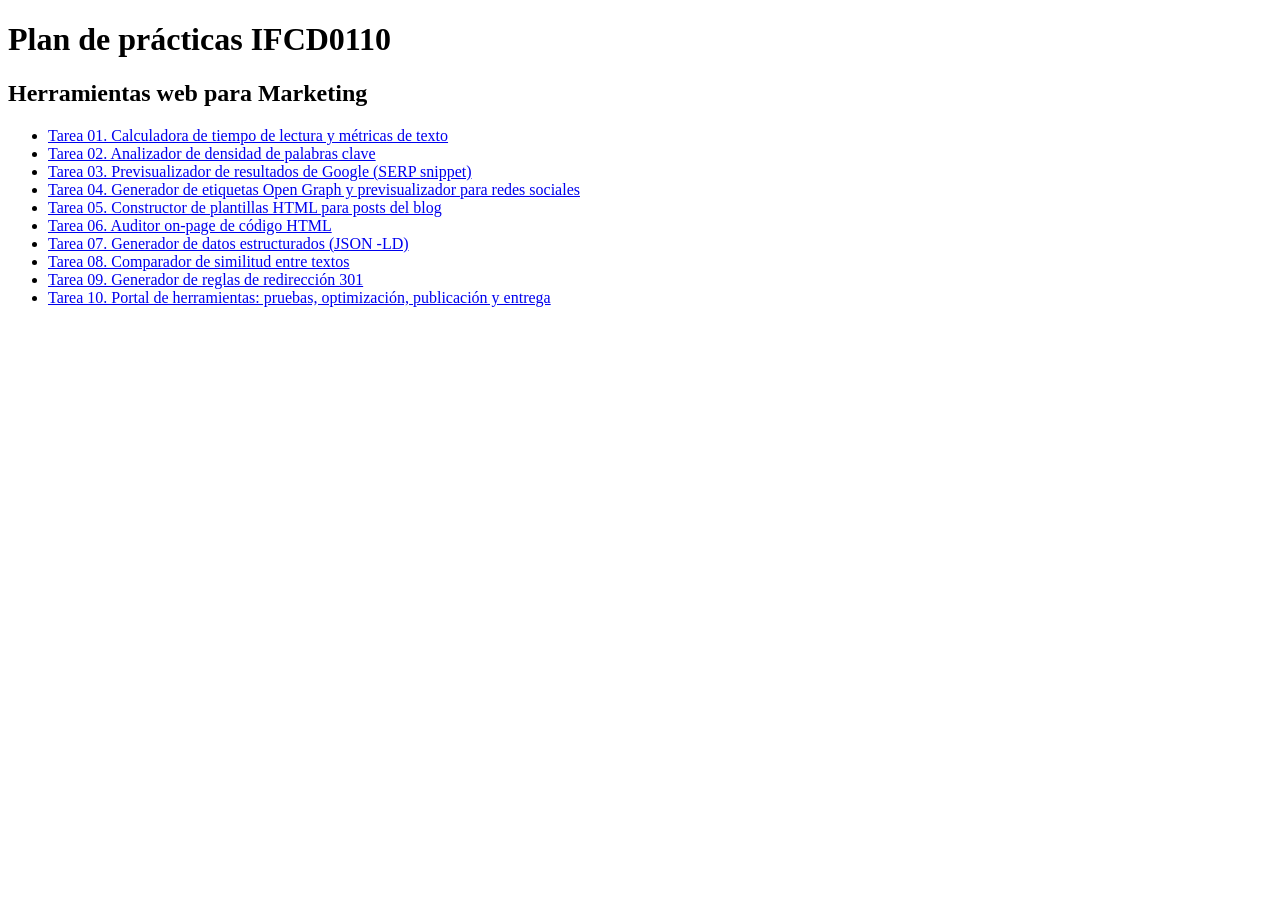
<file: index.html>
<!DOCTYPE html>
<html lang="es">
<head>
    <meta charset="UTF-8">
    <meta name="viewport" content="width=device-width, initial-scale=1.0">
    <title>Plan de prácticas</title>
</head>
<body>
    <h1>Plan de prácticas IFCD0110</h1>
    <h2>Herramientas web para Marketing</h2>
      <ul>
        <li><a href="herramientas/01. Tiempo-lectura">
            Tarea 01. Calculadora de tiempo de lectura y métricas de texto
        </a></li>
        <li><a href="herramientas/02. Analizador SEO/">
            Tarea 02. Analizador de densidad de palabras clave
        </a></li>
        <li><a href="herramientas/03. Previsualizador/">
            Tarea 03. Previsualizador de resultados de Google (SERP snippet)
        </a></li>
        <li><a href="herramientas/04. Generador etiquetas/">
            Tarea 04. Generador de etiquetas Open Graph y previsualizador para redes sociales
        </a></li>
        <li><a href="herramientas/05. Constructor de plantillas/">
            Tarea 05. Constructor de plantillas HTML para posts del blog
        </a></li>
        <li><a href="herramientas/06. Auditor on-page/">
            Tarea 06. Auditor on-page de código HTML
        </a></li>
        <li><a href="herramientas/07. Generador (JSON-LD)/">
            Tarea 07. Generador de datos estructurados (JSON -LD)
        </a></li>
        <li><a href="herramientas/08. Comparador textos/">
            Tarea 08. Comparador de similitud entre textos
        </a></li>
        <li><a href="herramientas/09. Generador de reglas/">
            Tarea 09. Generador de reglas de redirección 301
        </a></li>
        <li><a href="herramientas/10. Portal de herramientas/">
            Tarea 10. Portal de herramientas: pruebas, optimización, publicación y entrega
        </a></li>
      </ul>
    
</body>
</html>
</file>
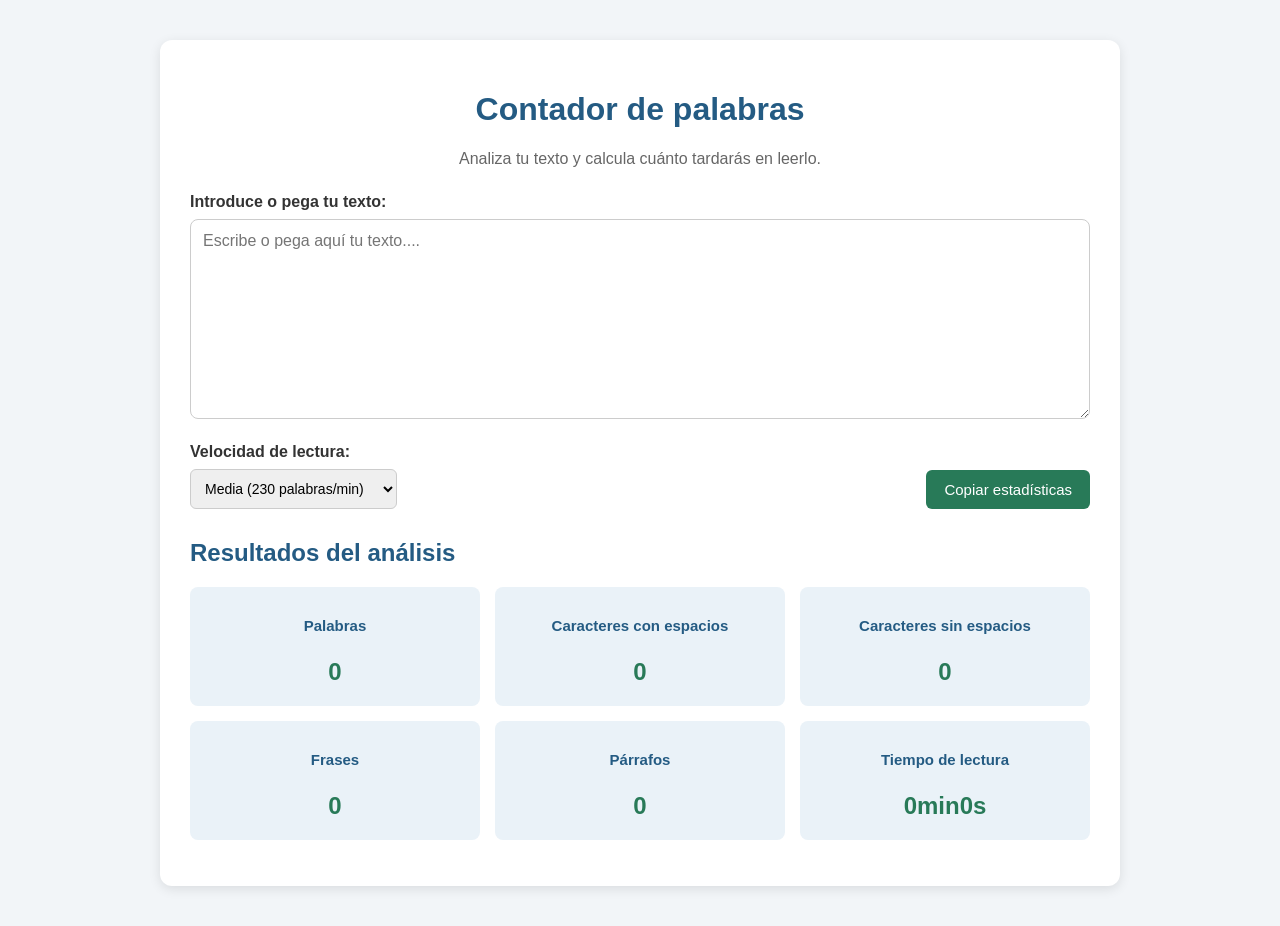
<file: herramientas/01. Tiempo-lectura/index.html>
<!DOCTYPE html>
<html lang="es">
<head>
    <meta charset="UTF-8">
    <meta name="viewport" content="width=device-width, initial-scale=1.0">
    <meta name="description" content="Herramienta gratuita para contar palabras, caracteres y calcular el tiempo">
    <title>Contador de palabras y tiempo de lectura</title>
    
    <!--Enlace al archivo CSS-->
    <link rel="stylesheet" href="../../css/base.css">
   
</head>
<body>
    <main>
        <h1>Contador de palabras</h1>
        <p class="intro">
            Analiza tu texto y calcula cuánto tardarás en leerlo.
        </p>

        <!--Lugar para escribir o pegar el texto-->
        <label for="texto">Introduce o pega tu texto:</label>
        <textarea id="texto" placeholder="Escribe o pega aquí tu texto...."></textarea>

        <!--Opciones de lectura-->
        <section class="controls" aria-label="Configuración">
            <div>
                <label for="velocidad">Velocidad de lectura:</label>
                <select id="velocidad">
                    <option value="180">Lenta (180 palabras/min)</option>
                    <option value="230" selected>Media (230 palabras/min)</option>
                    <option value="280">Rápida (280 palabras/min)</option>
                </select>
            </div>
            <button id="copiar" type="button">Copiar estadísticas</button>
        </section>

        <!--Resultados del texto-->
        <section aria-labelledby="resultados-titulo">
            <h2 id="resultados-titulo">Resultados del análisis</h2>
            <div class="results" aria-live="polite" aria-atomic="true">
                <article class="metric">
                    <h3>Palabras</h3>
                    <p id="palabras">0</p>
                </article>
                <article class="metric">
                    <h3>Caracteres con espacios</h3>
                    <p id="conEspacios">0</p>
                </article>
                <article class="metric">
                    <h3>Caracteres sin espacios</h3>
                    <p id="sinEspacios">0</p>
                </article>
                <article class="metric">
                    <h3>Frases</h3>
                    <p id="frases">0</p>
                </article>
                <article class="metric">
                    <h3>Párrafos</h3>
                    <p id="parrafos">0</p>
                </article>
                <article class="metric">
                    <h3>Tiempo de lectura</h3>
                    <p id="tiempo">0 min 0 s</p>
                </article>
            </div>
        </section>
        <!--Mensaje al copiar los resultados-->
        <p class="status" id="estado" role="status"></p>
    </main>

    <!--Enlace al archivo JavaScript-->
   <script src="script.js"></script>
</body>
</html>
</file>
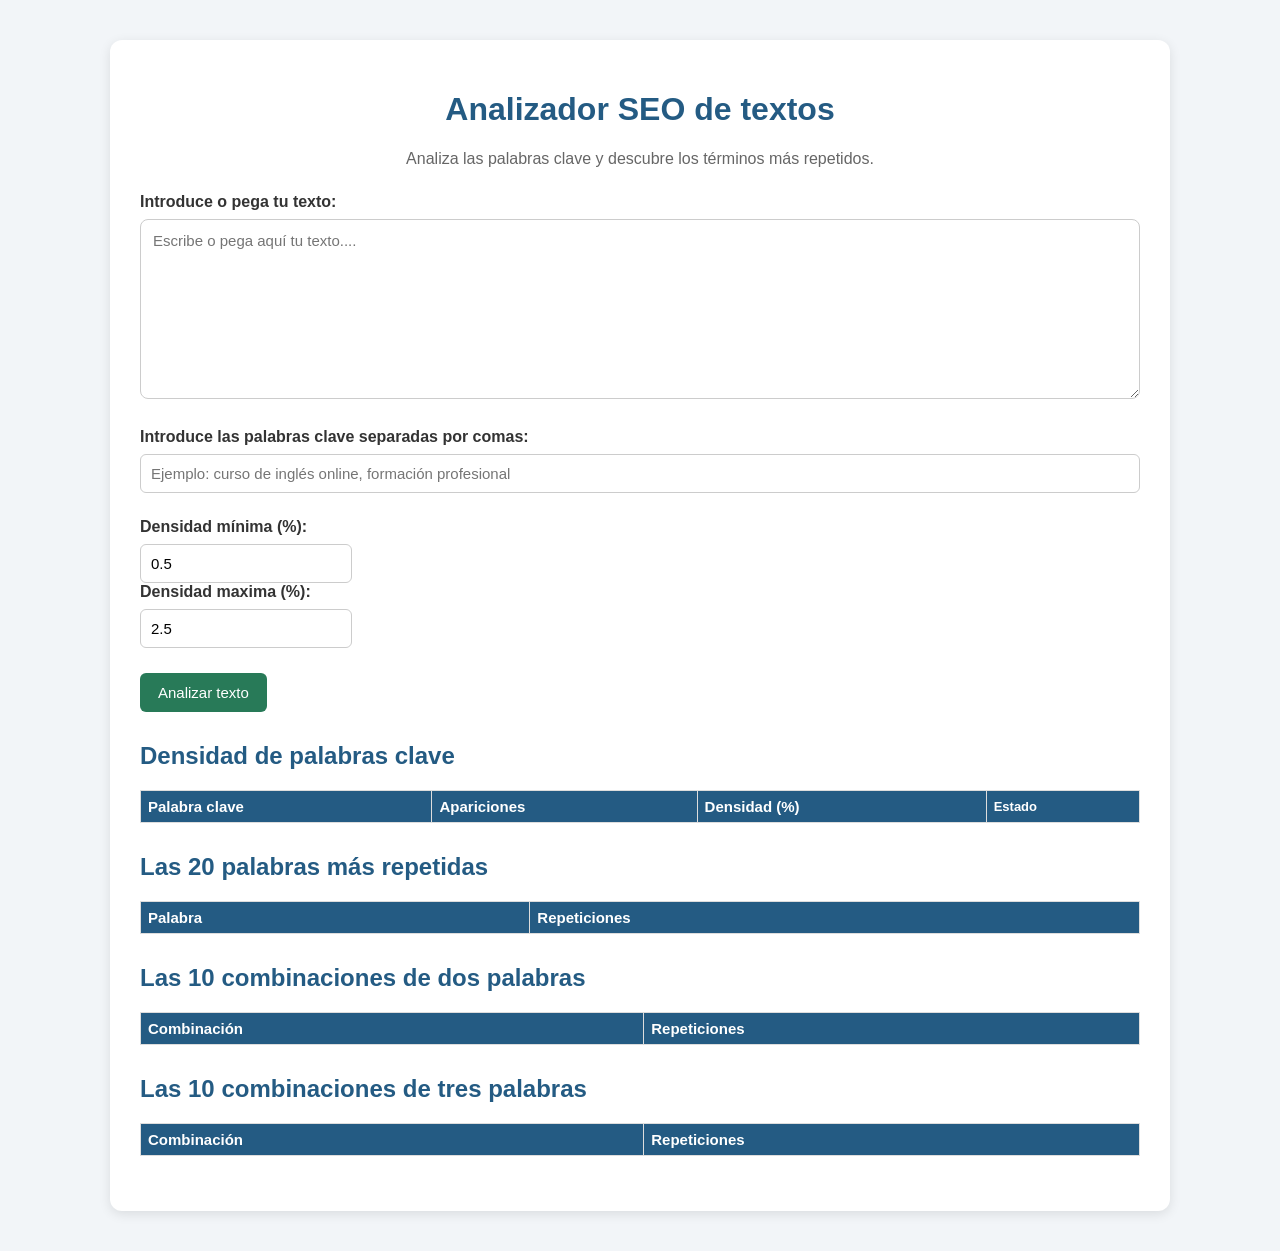
<file: herramientas/02. Analizador SEO/index.html>
<!DOCTYPE html>
<html lang="es">
<head>
    <meta charset="UTF-8">
    <meta name="viewport" content="width=device-width, initial-scale=1.0">
    <meta name="description" content="Herramienta para analizar palabras clave y densidad SEO">
    <title>Analizador SEO de textos</title>

    <!--Enlace al CSS-->
    <link rel="stylesheet" href="../../css/base.css">
    <link rel="stylesheet" href="estilos.css">

    

</head>
<body>
     <main>
        <h1>Analizador SEO de textos</h1>
        <p class="intro">
           Analiza las palabras clave y descubre los términos más repetidos.
        </p>

        <!--Lugar para escribir o pegar el texto-->
        <section>
          <label for="texto">Introduce o pega tu texto:</label>
          <textarea id="texto" placeholder="Escribe o pega aquí tu texto...."></textarea>
        </section>

        <!--Palabras clave-->
        <section>
          <label for="keyword">Introduce las palabras clave separadas por comas:</label>
          <input type="text" id="keywords" placeholder="Ejemplo: curso de inglés online, formación profesional">
        </section>

        <!--Configuración de densidad-->
        <section class="configuración">
         <div>
            <label for="minimo">Densidad mínima (%):</label>
            <input type="number" id="minimo" value="0.5" min="0" step="0.1">
         </div>
         <div>
            <label for="maximo">Densidad maxima (%):</label>
            <input type="number" id="maximo" value="2.5" min="0" step="0.1">
         </div>
        </section>

        <!--Botón para analizar-->
        <button type="button" id="analizar">Analizar texto</button>

        <!--Resultados de las palabras clave-->
        <section>
         <h2>Densidad de palabras clave</h2>
         <table id="tablaKeywords">
            <thead>
               <tr>
                  <th><button class="ordenar" data-columna="0">Palabra clave</button></th>
                  <th><button class="ordenar" data-columna="1">Apariciones</button></th>
                  <th><button class="ordenar" data-columna="2">Densidad (%)</button></th>
                  <th>Estado</th>
               </tr>
            </thead>
            <tbody id="resultadoKeywords"></tbody>
         </table>
        </section>
        <!--Tabla de palabras más repetidas-->
        <section>
         <h2>Las 20 palabras más repetidas</h2>
         <table id="tablaPalabras">
            <thead>
               <tr>
                  <th><button class="ordenar" data-columna="0">Palabra</button></th>
                  <th><button class="ordenar" data-columna="1">Repeticiones</button></th>
               </tr>
            </thead>
            <tbody id="resultadoPalabras"></tbody>
         </table>
        </section>

        <!--Tabla de combinaciones de dos palabras-->
        <section>
         <h2>Las 10 combinaciones de dos palabras</h2>
         <table id="tablaBigramas">
            <thead>
               <tr>
                  <th><button class="ordenar" data-columna="0">Combinación</button></th>
                  <th><button class="ordenar" data-columna="1">Repeticiones</button></th> 
               </tr>
            </thead>
            <tbody id="resultadoBigramas"></tbody>
         </table>
        </section>
        <!--Tabla de combinaciones de tres palabras-->
         <section>
         <h2>Las 10 combinaciones de tres palabras</h2>
         <table id="tablaTrigramas">
            <thead>
               <tr>
                  <th><button class="ordenar" data-columna="0">Combinación</button></th>
                  <th><button class="ordenar" data-columna="1">Repeticiones</button></th> 
               </tr>
            </thead>
            <tbody id="resultadoTrigramas"></tbody>
         </table>
        </section>

        <!--Mensaje de información-->
        <p id="estado" role="status"></p>
    </main>
</body>
<!--Enlace a los archivos de JavaScript-->
    <script src="../../js/utilidades.js" type="module" defer></script>
    <script src="funciones.js" type="module" defer></script>
</html>
</file>
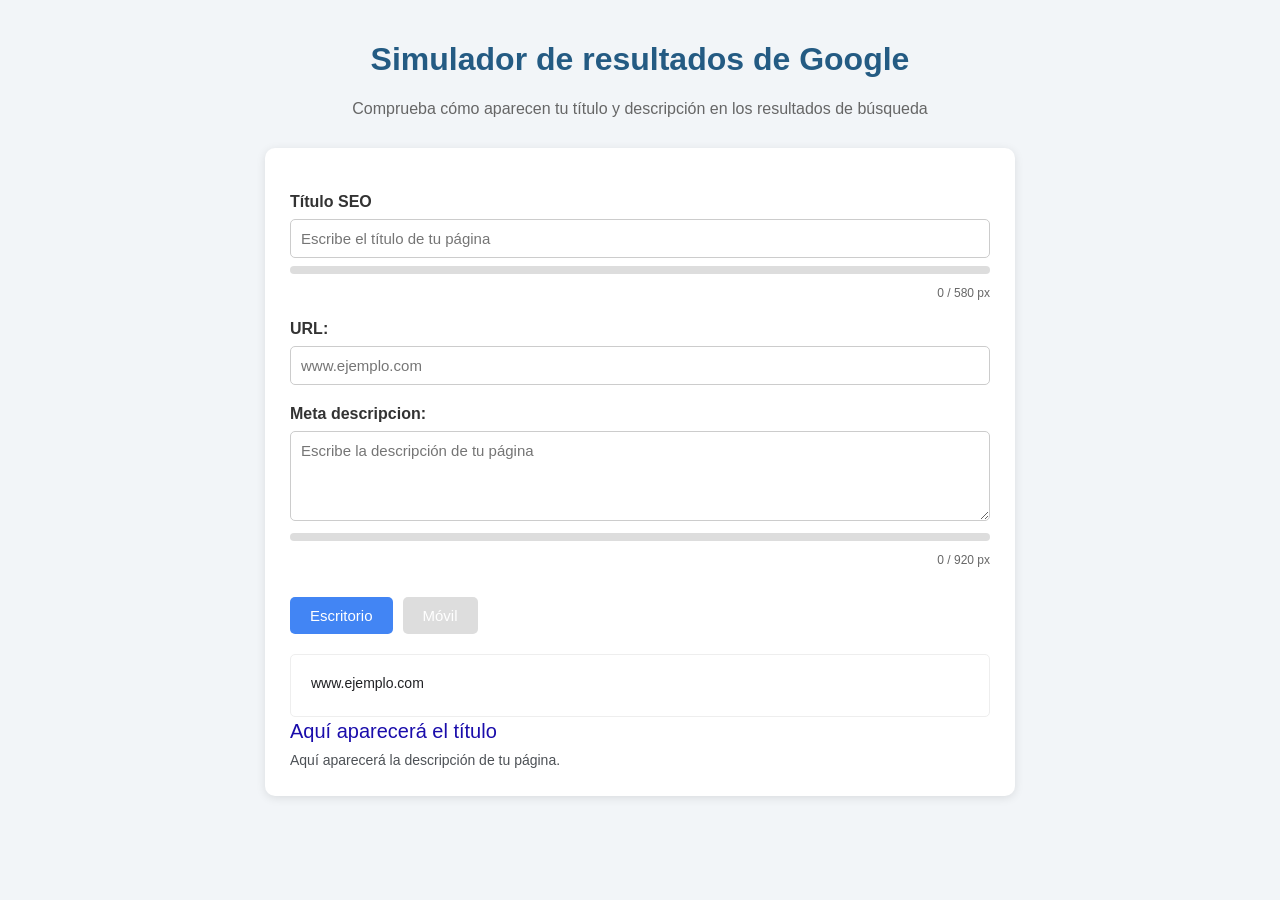
<file: herramientas/03. Previsualizador/index.html>
<!DOCTYPE html>
<html lang="es">
<head>
    <meta charset="UTF-8">
    <meta name="viewport" content="width=device-width, initial-scale=1.0">
    <title>Simulador de resultados Google</title>

    <!--Enlace al CSS-->
    <link rel="stylesheet" href="../../css/base.css">
    <link rel="stylesheet" href="estilos.css">
</head>
<body>
    <h1>Simulador de resultados de Google</h1>
    <p>Comprueba cómo aparecen tu título y descripción en los resultados de búsqueda</p>
    <div class="contenedor">

        <!--Campo del título-->
        <label for="titulo">Título SEO</label>
        <input type="text" id="titulo" placeholder="Escribe el título de tu página">
        <div class="barra">
            <div id="progresoTitulo"></div>
        </div>
        <p id="contadorTitulo">0 px</p>

        <!--Campo de la URL-->
        <label for="url">URL:</label>
        <input type="text" id="url" placeholder="www.ejemplo.com">

        <!--Campo de la descripción-->
        <label for="descripcion">Meta descripcion:</label>
        <textarea id="descripcion" placeholder="Escribe la descripción de tu página"></textarea>
        <div class="barra">
            <div id="progresoDescripcion"></div>
        </div> 
           <p id="contadorDescripcion">0 px</p>
            
        <!--Pestañas de visualización-->
        <div class="pestanas">
            <button id="escritorio" class="activo">Escritorio</button>
            <button id="movil">Móvil</button>
        </div>

        <!--Simulación de Google-->
        <div class="resultado">
          <div class="ruta" id="vistaUrl">www.ejemplo.com</div>
        </div>
          <div class="tituloGoogle" id="vistaTitulo">Aquí aparecerá el título</div>

            <!--Descripción-->
            <div class="descripcionGoogle" id="vistaDescripcion">
                Aquí aparecerá la descripción de tu página.
            </div>
        </div>     
    </div>
</body>

<!--Enlace a los archivos JavaScript-->
<script src="funciones.js" type="module" defer></script>
</html>
</file>
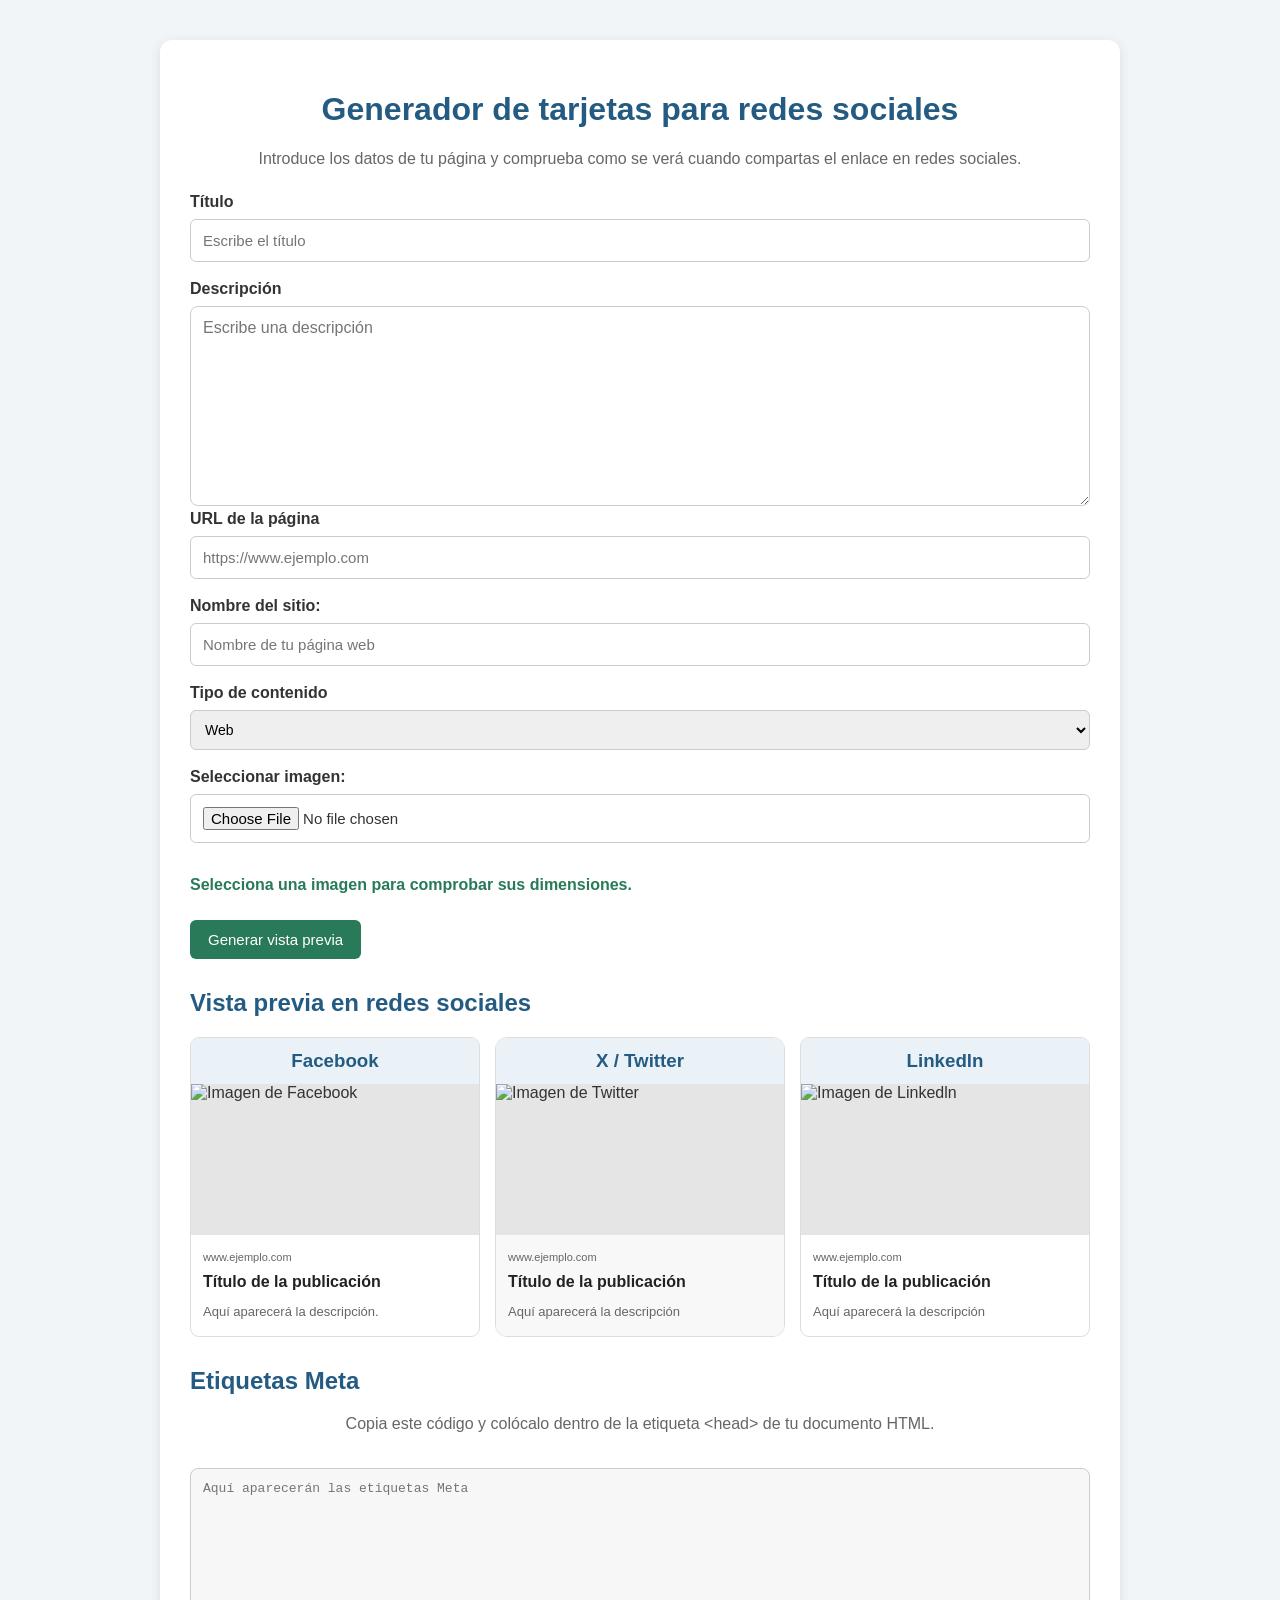
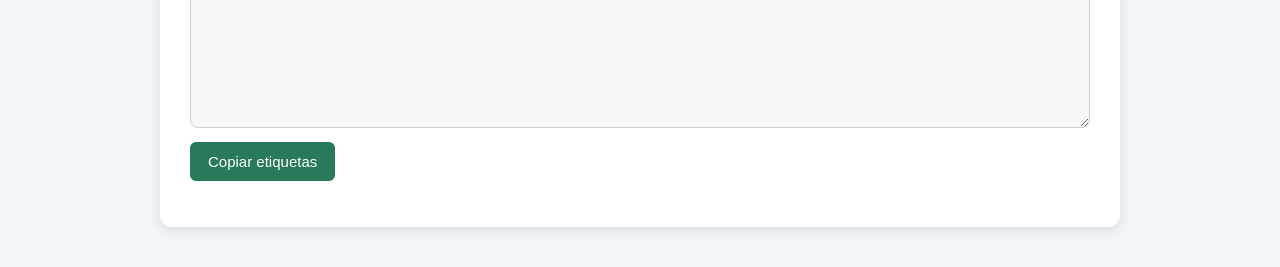
<file: herramientas/04. Generador etiquetas/index.html>
<!DOCTYPE html>
<html lang="es">
<head>
    <meta charset="UTF-8">
    <meta name="viewport" content="width=device-width, initial-scale=1.0">
    <title>Generador de tarjetas sociales</title>
    <link rel="stylesheet" href="../../css/base.css">
    <link rel="stylesheet" href="estilos.css">
</head>
<body>
    <main>
        <h1>Generador de tarjetas para redes sociales</h1>
        <p class="intro">
            Introduce los datos de tu página y comprueba como se verá
            cuando compartas el enlace en redes sociales.
        </p>

        <!--Formulario-->
        <form id="formulario">
            <label for="titulo">Título</label>
            <input type="text" id="titulo" required placeholder="Escribe el título">

            <label for="descripcion">Descripción</label>
            <textarea id="descripcion" required placeholder="Escribe una descripción"></textarea>
            
            <label for="url">URL de la página</label>
            <input type="url" id="url" required placeholder="https://www.ejemplo.com">

            <label for="sitio">Nombre del sitio:</label>
            <input type="text" id="sitio" required placeholder="Nombre de tu página web">

            <label for="tipo">Tipo de contenido</label>
            <select id="tipo">
                <option value="website">Web</option>
                <option value="article">Artículo</option>
            </select>
            
            <label for="imagen">Seleccionar imagen:</label>
            <input type="file" id="imagen" accept="image/*">

            <p id="avisoImagen" class="status">
                Selecciona una imagen para comprobar sus dimensiones.
            </p>

            <button type="submit">Generar vista previa</button>
        </form>

        <!--Vista Previa-->
        <h2>Vista previa en redes sociales</h2>
        <section class="redes">
            <div class="tarjeta">
                <h3>Facebook</h3>
                <img id="imgFacebook" alt="Imagen de Facebook">
                <div class="contenido">
                    <small id="urlFacebook">www.ejemplo.com</small>
                    <h4 id="tituloFacebook">Título de la publicación</h4>
                    <p id="descFacebook">Aquí aparecerá la descripción.</p>
                </div>          
            </div>

            <div class="tarjeta tarjeta-x">
                <h3>X / Twitter</h3>
                <img id="imgTwitter" alt="Imagen de Twitter">
                <div class="contenido">
                    <small id="urlTwitter">www.ejemplo.com</small>
                    <h4 id="tituloTwitter">Título de la publicación</h4>
                    <p id="descTwitter">Aquí aparecerá la descripción</p>    
                </div>
            </div>

            <div class="tarjeta tarjeta-linkedln">
                <h3>Linkedln</h3>
                <img id="imgLinkedln" alt="Imagen de Linkedln">
                <div class="contenido">
                    <small id="urlLinkedln">www.ejemplo.com</small>
                    <h4 id="tituloLinkedln">Título de la publicación</h4>
                    <p id="descLinkedln">Aquí aparecerá la descripción</p>    
                </div>
            </div>
        </section>

        <!--Código generado-->
        <h2>Etiquetas Meta</h2>
        <p class="intro">Copia este código y colócalo dentro de la etiqueta
            &lt;head&gt; de tu documento HTML.
        </p>

        <textarea id="codigoMeta" readonly placeholder="Aquí aparecerán las etiquetas Meta"></textarea>
        <button type="button" id="copiar">Copiar etiquetas</button>
        <p id="estado" class="status"></p>
    </main>

    <!--Enlaces a JavaScript-->
    <script type="module" src="script.js"></script>
    
    
</body>
</html>
</file>
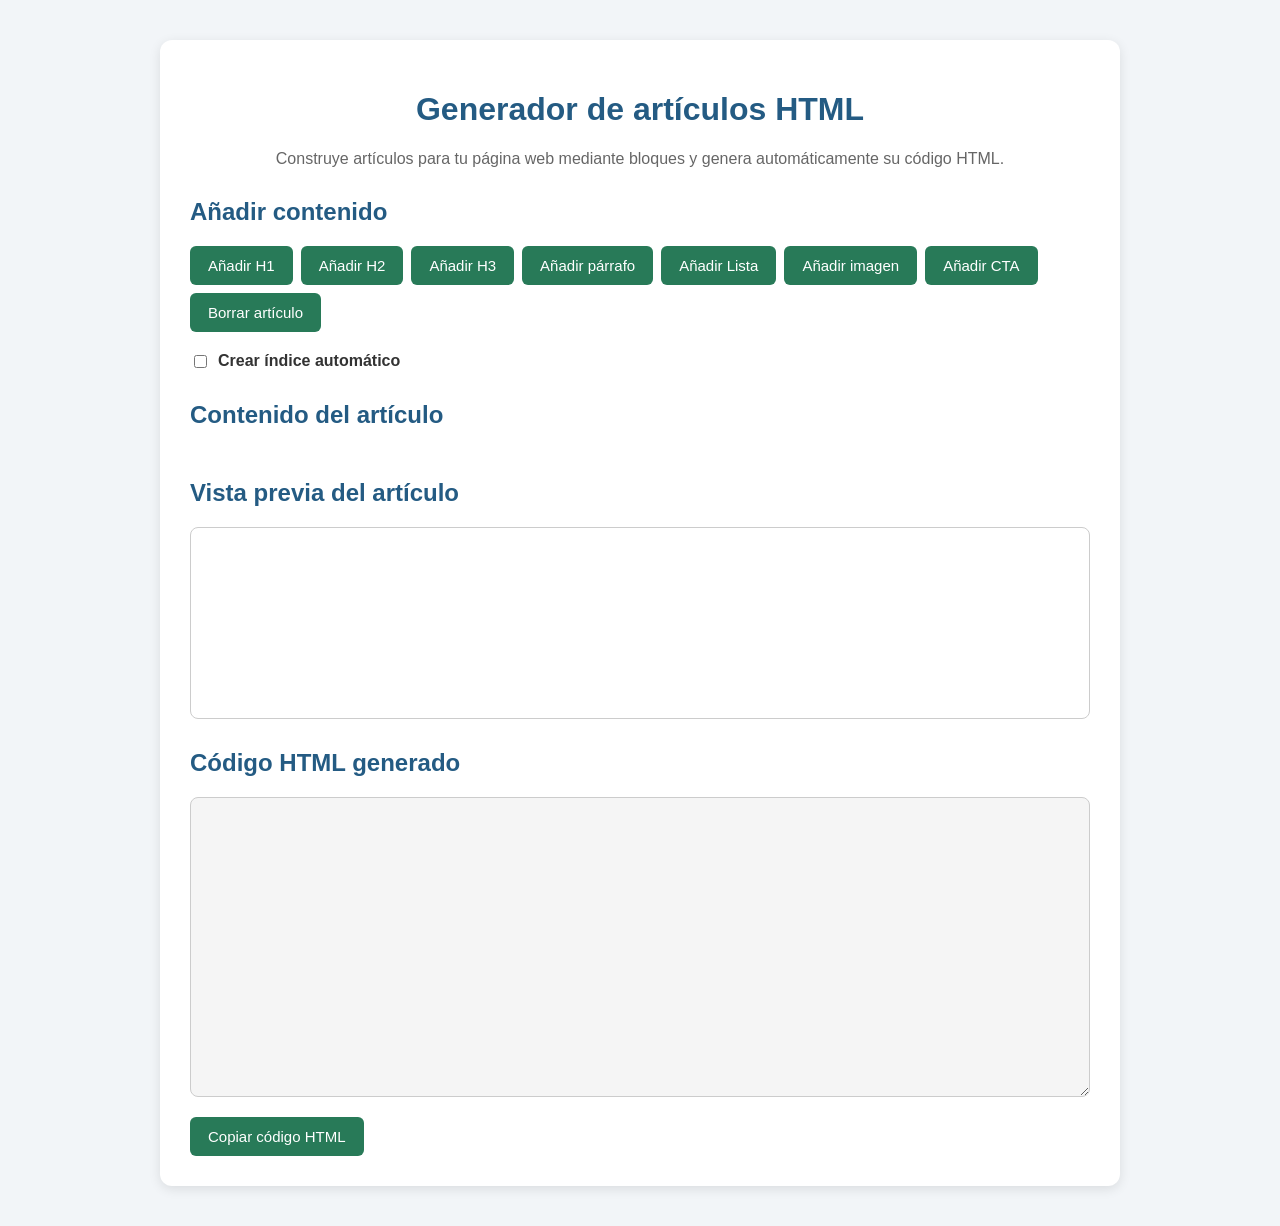
<file: herramientas/05. Constructor de plantillas/index.html>
<!DOCTYPE html>
<html lang="es">
<head>
    <meta charset="UTF-8">
    <meta name="viewport" content="width=device-width, initial-scale=1.0">
    <title>Generador de artículos HTML</title>
    <link rel="stylesheet" href="../../css/base.css">
    <link rel="stylesheet" href="estilos.css">
</head>
<body>
    <main>
        <h1>Generador de artículos HTML</h1>
        <p class="intro">Construye artículos para tu página web mediante bloques
            y genera automáticamente su código HTML.
        </p>

        <!--Botones para añadir bloques-->
        <section class="herramientas">
            <h2>Añadir contenido</h2>
            <div class="botones">
                <button id="btnH1">Añadir H1</button>
                <button id="btnH2">Añadir H2</button>
                <button id="btnH3">Añadir H3</button>
                <button id="btnParrafo">Añadir párrafo</button>
                <button id="btnLista">Añadir Lista</button>
                <button id="btnImagen">Añadir imagen</button>
                <button id="btnCTA">Añadir CTA</button>
                <button id="btnBorrar">Borrar artículo</button>
            </div>

            <label class="opcion">
                <input type="checkbox" id="crearIndice">
                Crear índice automático
            </label>
        </section>

        <!--Editor de bloques-->
        <section>
            <h2>Contenido del artículo</h2>
            <div id="listaBloques"></div>
        </section>

        <!--Resultados-->
        <section>
            <h2>Vista previa del artículo</h2>
            <article id="vistaPrevia"></article>

            <h2>Código HTML generado</h2>
            <textarea id="codigoHTML" readonly></textarea>

            <p id="errores"></p>
            <button id="btnCopiar">Copiar código HTML</button>
        </section>
    </main>
    <script src="../../js/utilidades.js" type="module"></script>
    <script src="scripts.js" type="module"></script>
    
</body>
</html>
</file>
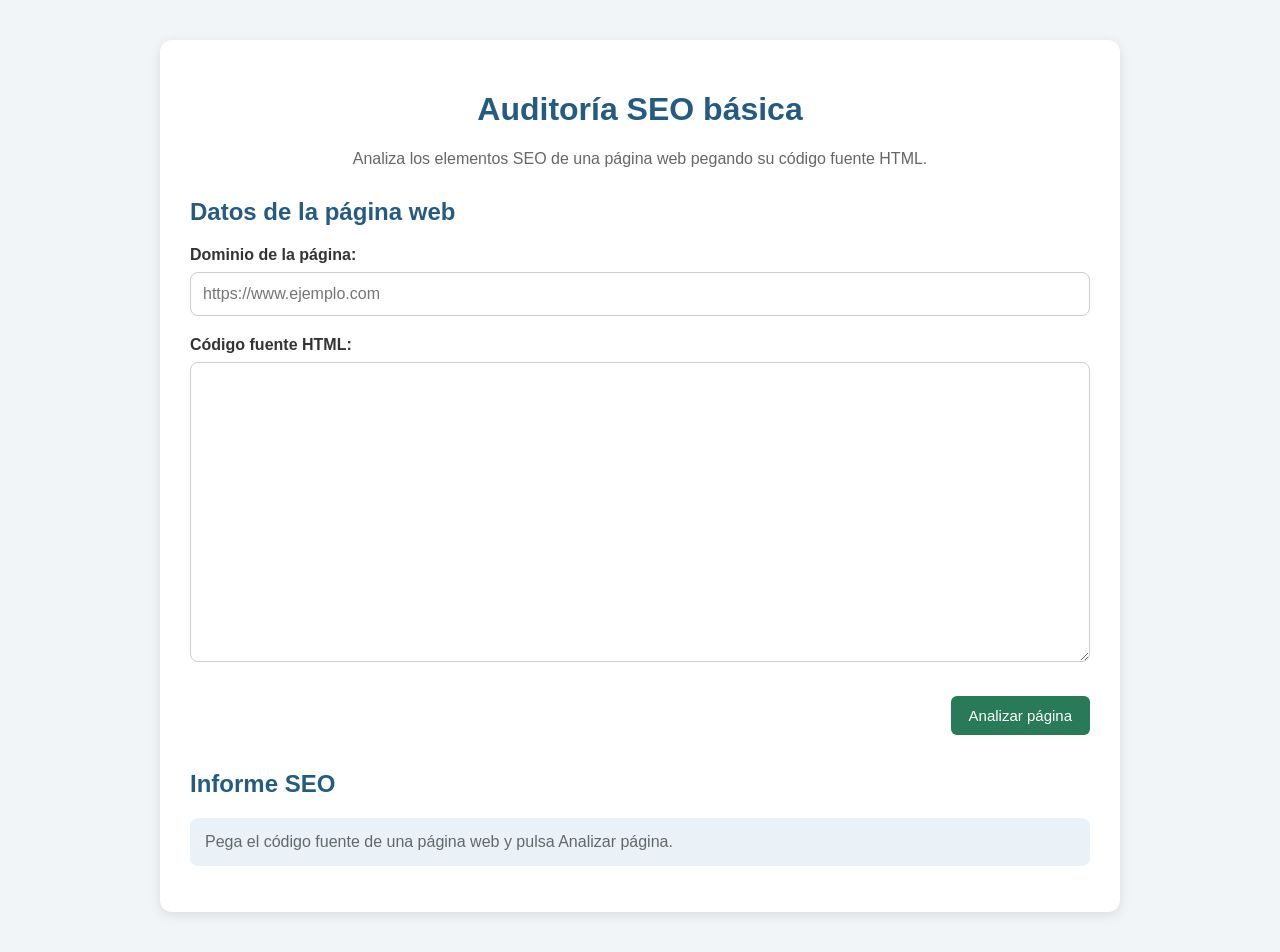
<file: herramientas/06. Auditor on-page/index.html>
<!DOCTYPE html>
<html lang="en">
<head>
    <meta charset="UTF-8">
    <meta name="viewport" content="width=device-width, initial-scale=1.0">
    <meta name="descripcion" content="Herramienta gratuita para analizar 
    elementos SEO de una página web">
    <title>Auditoría SEO básica</title>

    <!--Enlace al archivo CSS-->
    <link rel="stylesheet" href="estilos.css">
    <link rel="stylesheet" href="../../css/base.css">
</head>
<body>
    <main>
        <h1>Auditoría SEO básica</h1>
        <p class="intro">Analiza los elementos SEO de una página web 
            pegando su código fuente HTML.</p>
        
    <!--Datos de la página-->
    <section class="entrada">
        <h2>Datos de la página web</h2>

        <label for="dominio">Dominio de la página:</label>
        <input type="text" id="dominio" placeholder="https://www.ejemplo.com">

        <label for="codigoHTML">Código fuente HTML:</label>
        <textarea id="codigoHTML" placeholder="Pega aquí el código fuente HTML de la 
              página...">
        </textarea>
        <button type="button" id="analizar">Analizar página</button>
    </section>

    <!--Aquí aparecerá el informe SEO-->
    <section id="informe" aria-live="polite">
        <h2>Informe SEO</h2>
        <p id="mensaje">Pega el código fuente de una página web y pulsa Analizar página.
        </p>  
    </section>
    </main>

    <!--Enlace al archivo JavaScript-->
    <script type="module" src="script.js"></script>
    <script type="module" src="../../js/utilidades.js"></script>
    
</body>
</html>
</file>
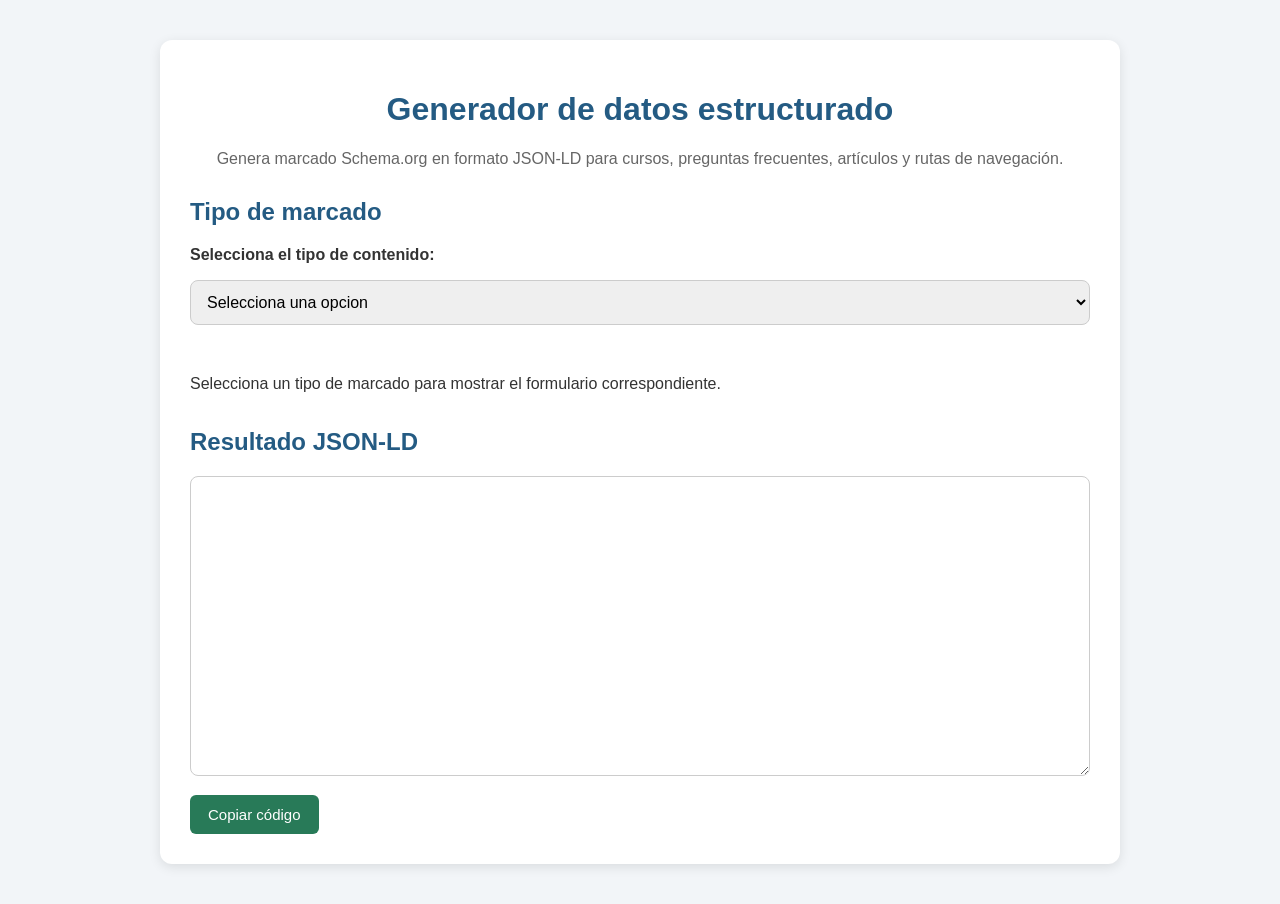
<file: herramientas/07. Generador (JSON-LD)/index.html>
<!DOCTYPE html>
<html lang="es">
<head>
    <meta charset="UTF-8">
    <meta name="viewport" content="width=device-width, initial-scale=1.0">
    <title>Generador (JSON-LD)</title>
    <!--Enlace a estilos CSS-->
    <link rel="stylesheet" href="estilos.css">
    <link rel="stylesheet" href="../../css/base.css">
</head>
<body>
    <main>
        <h1>Generador de datos estructurado</h1>
        <p class="intro">Genera marcado Schema.org en formato JSON-LD
            para cursos, preguntas frecuentes, artículos y rutas de navegación.
        </p>

        <section class="seleccion">
            <h2>Tipo de marcado</h2>
            <label for="tipoSchema">Selecciona el tipo de contenido:</label>
            <select id="tipoSchema">
                <option value="">Selecciona una opcion</option>
                <option value="Course">Curso</option>
                <option value="FAQPage">Preguntas frecuentes</option>
                <option value="Article">Artículo</option>
                <option value="BreadcrumbList">Ruta de navegación</option>    
            </select>
        </section>
        <section id="formularioSchema">
            <p id="mensaje">Selecciona un tipo de marcado para mostrar el 
                formulario correspondiente.
            </p>
        </section>
        <section id="resultado">
            <h2>Resultado JSON-LD</h2>
            <textarea id="codigoJSON" readonly 
                 placeholder="Aquí aparecerá el código generado....">
            </textarea>
            <button type="button" id="copiar">Copiar código</button>
        </section>
    </main>

    <!--Enlace a archivos JavaScript-->
    <script type="module" src="script.js"></script>
   
    
</body>
</html>
</file>
<file: css/base.css>
/* Estilos generales */
body {
    font-family: Arial, Helvetica, sans-serif;
    background-color: #f2f5f8;
    margin: 0;
    padding: 20px;
    color: #333;
}
main{
    max-width: 900px;
    margin: 20px auto;
    background-color: white;
    padding: 30px;
    border-radius: 12px;
    box-shadow: 0 3px 12px rgba(0, 0, 0, 0.1);
}

/* Título */
h1 {
    text-align: center;
    color: #245b83;
}

.intro {
    text-align: center;
    color: #666;
    margin-bottom: 25px;
}

/* Área de texto */
label {
    display: block;
    font-weight: bold;
    margin-bottom: 8px;
}

textarea {
    width: 100%;
    height: 200px;
    padding: 12px;
    box-sizing: border-box;
    border: 1px solid #ccc;
    border-radius: 8px;
    font-family: Arial, Helvetica, sans-serif;
    font-size: 16px;
    resize: vertical;
}

/* Controles */
.controls {
    display: flex;
    justify-content: space-between;
    align-items: end;
    gap: 15px;
    margin: 20px 0;
}
select {
    padding: 10px;
    border: 1px solid #ccc;
    border-radius: 6px;
    font-size: 14px;
}
button {
    padding: 11px 18px;
    background: #287a58;
    color: white;
    border: none;
    border-radius: 6px;
    cursor: pointer;
    font-size: 15px;
}
button:hover {
    background-color: #19583e;
}

/* Tarjetas de resultados */
h2 { 
   color: #245b83;
   margin-top: 30px;
}
.results {
    display: grid;
    grid-template-columns: repeat(3, 1fr);
    gap: 15px;
}
.metric {
    background-color: #eaf2f8;
    padding: 15px;
    border-radius: 8px;
    text-align: center;
}
.metric h3 {
    font-size: 15px;
    color: #245b83;
}
.metric p {
    font-size: 24px;
    font-weight: bold;
    color: #287a58;
    margin-bottom: 5px;
}

/* Mensaje de estado */
.status {
    color: #287a58;
    font-weight: bold;
    margin-top: 15px;
}

/* Adaptación a móviles */
@media (max-width: 600px){
    main {
        padding: 18px;
    }
    .results {
        grid-template-columns: repeat(2, 1fr);
    }
    .controls {
        flex-direction: column;
        align-items: stretch;
    }
    select, button {
        width: 100%;
        box-sizing: border-box;
    }
}
</file>
<file: herramientas/02. Analizador SEO/estilos.css>
/* Estilos generales */
main {
    max-width: 1000px;
}

/* Cuadros de texto */
section {
    margin-bottom: 25px;
}

#keywords {
    width: 100%;
}

textarea {
    height: 180px;
    font-size: 15px;   
}

input {
    padding: 10px;
    border: 1px solid #ccc;
    border-radius: 6px;
    font-size: 15px;
    box-sizing: border-box;
    max-width: 100%;
}

/* Configuración */
.configuracion {
    display: flex;
    gap: 20px;
}

.configuracion div {
    flex: 1;
}

/* Botón */
button {
    padding: 11px 18px;
    background-color: #287a58;
    color: white;
    border: none;
    border-radius: 6px;
    cursor: pointer;
    font-size: 15px;
}

button:hover {
    background-color: #19583e;
}

/* Tablas */
h2 {
    color: #245b83;
    margin-top: 30px;
}

table {
    width: 100%;
    border-collapse: collapse;
    margin-top: 15px;
}

th, td {
    padding: 12px;
    border: 1px solid #ddd;
    text-align: left;
}

th {
    background-color: #245b83;
    color: white;
}

th button {
    background: none;
    color: white;
    padding: 0;
    font-weight: bold;
}

td {
    background-color: #f8fafc;   
}

/* Colores de densidad */
.correcta {
    background-color: #d4edda;
    color: #155724;
}

.baja {
    background-color: #fff3cd;
    color: #856404;
}

.alta {
    background-color: #f8d7da;
    color: #721c24;
}

/* Mensaje */
#estado {
    font-weight: bold;
    margin-top: 20px;
}

/* Adaptación a móviles */
    .configuracion {
        flex-direction: column;
        gap: 10px;
    }
    table {
        font-size: 13px;
    }
    th, td {
        padding: 7px;
    }
}
</file>
<file: herramientas/03. Previsualizador/estilos.css>
body > p {
    text-align: center;
    color: #666;
}
.contenedor {
    background-color: white;
    max-width: 700px;
    margin: 30px auto;
    padding: 25px;
    border-radius: 10px;
    box-shadow: 0 2px 10px rgba(0,0,0,0.1);
}
label {
    margin-top: 20px;
}
input, textarea {
    width: 100%;
    padding: 10px;
    border: 1px solid #ccc;
    border-radius: 5px;
    box-sizing: border-box;
    font-size: 15px;
}
textarea {
    height: 90px;
}

/* Barras de progreso */
.barra {
    width: 100%;
    height: 8px;
    background-color: #ddd;
    border-radius: 5px;
    margin-top: 8px;
}
.barra div {
    width: 0%;
    height: 100%;
    background-color: green;
    border-radius: 5px;
}
#contadorTitulo, #contadorDescripcion {
    font-size: 12px;
    color: #666;
    text-align: right;
}

/* Pestañas */
.pestanas {
    margin-top: 30px;
    display: flex;
    gap: 10px;
}
.pestanas button {
    padding: 10px 20px;
    border: none;
    background-color: #ddd;
    cursor: pointer;
    border-radius: 5px;
}
.pestanas button.activo {
    background-color: #4285f4;
    color: white;
}

/* Título de Google*/
.tituloGoogle {
    color: #1a0dab;
    font-size: 20px;
    margin-bottom: 5px;
    line-height: 1.4;
}

/* Descripción */
.descripcionGoogle {
    color: #4d5156;
    font-size: 14px;
    line-height: 1.5;
}

/* Resultado de Google */
.resultado {
    background-color: white;
    padding: 20px;
    margin-top: 20px;
    border: 1px solid #eee;
    border-radius: 5px;
    transition: max-width 0.3s;
}
.ruta {
    color: #202124;
    font-size: 14px;
    margin-bottom: 5px;
    overflow-wrap: anywhere;
}
.tituloGoogle {
    color: #1a0dab;
    font-size: 20px;
    margin-bottom: 5px;
}
.descripcionGoogle {
    color: #4d5156;
    font-size: 14px;
    line-height: 1.5;
}

/* Vista móvil */
.resultado.movil {
    max-width: 350px;
    margin-left: auto;
    margin-right: auto;
}
</file>
<file: herramientas/04. Generador etiquetas/estilos.css>
/* Campos del formulario */
input[type="text"],
input[type="url"],
input[type="file"] {
    width: 100%;
    box-sizing: border-box;
    padding: 12px;
    margin-bottom: 18px;
    border: 1px solid #ccc;
    border-radius: 6px;
    font-size: 15px;
}

/* Separación de los controles */
form select {
    display: block;
    width: 100%;
    margin-bottom: 18px;
}

/* Botones */
form button,
#copiar {
    margin-top: 10px;
}

/* Contenedor de las tres redes */
.redes {
    display: grid;
    grid-template-columns: repeat(3, 1fr);
    gap: 15px;
    margin-top: 20px;
}

/* Tarjetas */
.tarjeta {
    border: 1px solid #ddd;
    border-radius: 9px;
    overflow: hidden;
    background-color: white;
    min-width: 0;
}
.tarjeta h3 {
    background-color: #eaf2f8;
    color: #245b83;
    margin: 0;
    padding: 12px;
    text-align: center;
}
.tarjeta img {
    display: block;
    width: 100%;
    aspect-ratio: 1.91 / 1;
    object-fit: cover;
    background-color: #e5e5e5;
}
.contenido {
    padding: 12px;
    overflow-wrap: anywhere;
}
.contenido small {
    color: #666;
    font-size: 11px;
}
.contenido h4 {
    margin: 8px 0;
    color: #222;
    font-size: 16px;
}
.contenido p {
    color:#666;
    font-size: 13px;
    margin-bottom: 5px;
}

/* Diferencias visuales de cada red */
.tarjeta-x {
    border-radius: 12px;
}
.tarjeta-x .contenido {
    background-color: #f8f8f8;
}
.tarjeta.linkeln {
    border-radius: 5px;
}

/* Área del código generado */
#codigoMeta {
    height: 260px;
    margin-top: 10px;
    font-family: monospace;
    font-size: 13px;
    background-color: #f7f7f7;
}

/* Adaptación a móviles */
@media (max-width: 700p) {
    .redes {
        grid-template-columns: 1fr;
    }
}
</file>
<file: herramientas/05. Constructor de plantillas/estilos.css>
/* Botones de herramientas */
.botones {
    display: flex;
    flex-wrap: wrap;
    gap: 8px;
    margin-bottom: 20px;
}
.botones button {
    margin: 0;
}

/* Opción del índice */
.opcion {
    display: flex;
    align-items: center;
    gap: 8px;
}
.opcion input {
    width: auto;
}

/* Bloques del editor */
#listaBloques {
    display: flex;
    flex-direction: column;
    gap: 15px;
}
.bloque {
    background-color: #eaf2f8;
    padding: 15px;
    border-radius: 8px;
    border: 1px solid #ccdce8;
}
.bloque h3 {
    color: #245b83;
    margin-top: 0;
}
.bloque input,
.bloque textarea {
    width: 100%;
    padding: 10px;
    margin-bottom: 10px;
    box-sizing: border-box;
    border: 1px solid #ccc;
    border-radius: 6px;
}
.bloque textarea {
    height: 90px;
}

/* Botones de cada bloque */
.acciones {
    display: flex;
    flex-wrap: wrap;
    gap: 6px;
}
.acciones button {
    padding: 8px 12px;
    font-size: 13px;
}

/* Vista previa */
#vistaPrevia {
    border: 1px solid #ccc;
    border-radius: 8px;
    padding: 20px;
    min-height: 150px;
    overflow-wrap: anywhere;
}
#vistaPrevia img {
    max-width: 100%;
    height: auto;
}

/* Código HTML */
#codigoHTML {
    height: 300px;
    font-family: monospace;
    font-size: 13px;
    background-color: #f5f5f5;
}

/* Errores */
#errores {
    color: #c62828;
    font-weight: bold;
}

/* Índice */
#vistaPrevia nav {
    background-color: #eaf2f8;
    padding: 15px;
    border-radius: 8px;
}
#vistaPrevia nav a {
    color: #245b83;
}

/* Adaptación a móviles */
@media (max-width: 600px) {
    .acciones button {
        flex: 1;
    }
    .botones button {
        flex: 1 1 40%;
    }
}

/* Estilo del enlace CTA */
#vistaPrevia .cta {
    display: inline-block;
    background-color: #287a58;
    color: white;
    padding: 12px 20px;
    border-radius: 6px;
    text-decoration: none;
    font-weight: bold;
}
#vistaPrecia .cta:hover {
    background-color: #19583e;
}
</file>
<file: herramientas/06. Auditor on-page/estilos.css>
/* Contenedor de entrada */
.entrada {
    margin-top: 30px;
}

/* Campo de dominio */
input[type="text"] {
    width: 100%;
    padding: 12px;
    box-sizing: border-box;
    border: 1px solid #ccc;
    border-radius: 8px;
    font-family: Arial, Helvetica, sans-serif;
    font-size: 16px;
    margin-bottom: 20px;
}

/* Área para pegar el código HTML */
textarea {
    min-height: 300px;
    margin-bottom: 20px;
}

/* Botón de análisis */
#analizar {
    display: block;
    margin: 10px 0 30px auto;
}

/* Sección del informe */
#informe {
    margin-top: 35px;
}

/* Mensaje inicial del informe */
#mensaje {
    color: #666;
    background-color: #eaf2f8;
    padding: 15px;
    border-radius: 8px;
}

/* Secciones desplegables del informe */
details {
    margin: 15px 0;
    padding: 15px;
    background-color: #eaf2f8;
    border-radius: 8px;
    border: 1px solid #d5e2ec;
}

/* Títulos de las secciones desplegables */
summary {
    color: #245b83;
    font-weight: bold;
    cursor: pointer;
    padding: 5px;
}

/* Contenido de las secciones */
details p {
    line-height: 1.5;
}

/* Adaptación a móviles */
@media (max-width: 600px) {
    #analizar {
        width: 100%;
    }
    input[type="text"] {
        font-size: 14px;
    }
    textarea {
        min-height: 250px;
    }
}

/* Indicadores del informe SEO */
.indicador {
    float: right;
    padding: 4px 10px;
    border-radius: 12px;
    font-size: 12px;
    margin-left: 10px;
}

/* Estado correcto */
.verde {
    background-color: #d4edda;
    color: #155724;
}

/* Estado que necesita revisión */
.naranja {
    background-color: #fff3cd;
    color: #856404;
}

/* Estado con problemas */
.rojo {
    background-color: #f8d7da;
    color: #721c24;
}

/* Contenido desplegado */
.contenido-seccion {
    padding: 10px;
    line-height: 1.6;
    overflow-wrap: anywhere;
}

/* Listado de imágenes */
.imagen-item {
    padding: 10px;
    margin: 10px 0;
    background-color: white;
    border-radius: 6px;
    border: 1px solid #d5e2ec;
}

/* Texto de imágenes sin atributo alt */
.texto.error {
    color: #b02a37;
    font-weight: bold;
}

/* Listado de enlaces */
.enlace-item {
    padding: 10px;
    margin: 10px 0;
    background-color: white;
    border-radius: 6px;
    border: 1px solid #d5e2ec;
    overflow-wrap: anywhere;
}
.enlace-item p {
    margin: 5px 0;
}
</file>
<file: herramientas/07. Generador (JSON-LD)/estilos.css>
/* Contenedor del selector */
.seleccion {
    margin-top: 30px;
    margin-bottom: 30px;
}

/* Selector de tipo de marcado */
#tipoSchema {
    width: 100%;
    padding: 12px;
    margin-top: 8px;
    margin-bottom: 20px;
    border: 1px solid #ccc;
    border-radius: 8px;
    font-size: 16px;
}

/* Contenedor de los formularios */
#formularioSchema {
    margin-top: 25px;
}

/* Campos de los formularios */
#formularioSchema input,
#formularioSchema textarea {
    width: 100%;
    padding: 12px;
    margin-top: 8px;
    margin-bottom: 15px;
    box-sizing: border-box;
    border: 1px solid #ccc;
    border-radius: 8px;
    font-size: 16px;
}

/* Área del resultado */
#resultado {
    margin-top: 35px;
}
#codigoJSON {
    width: 100%;
    min-height: 300px;
    box-sizing: border-box;
    padding: 15px;
    font-family: monospace;
    font-size: 14px;
    resize: vertical;
}

/* Botón de copiar */
#copiar {
    margin-top: 15px;
}
</file>
